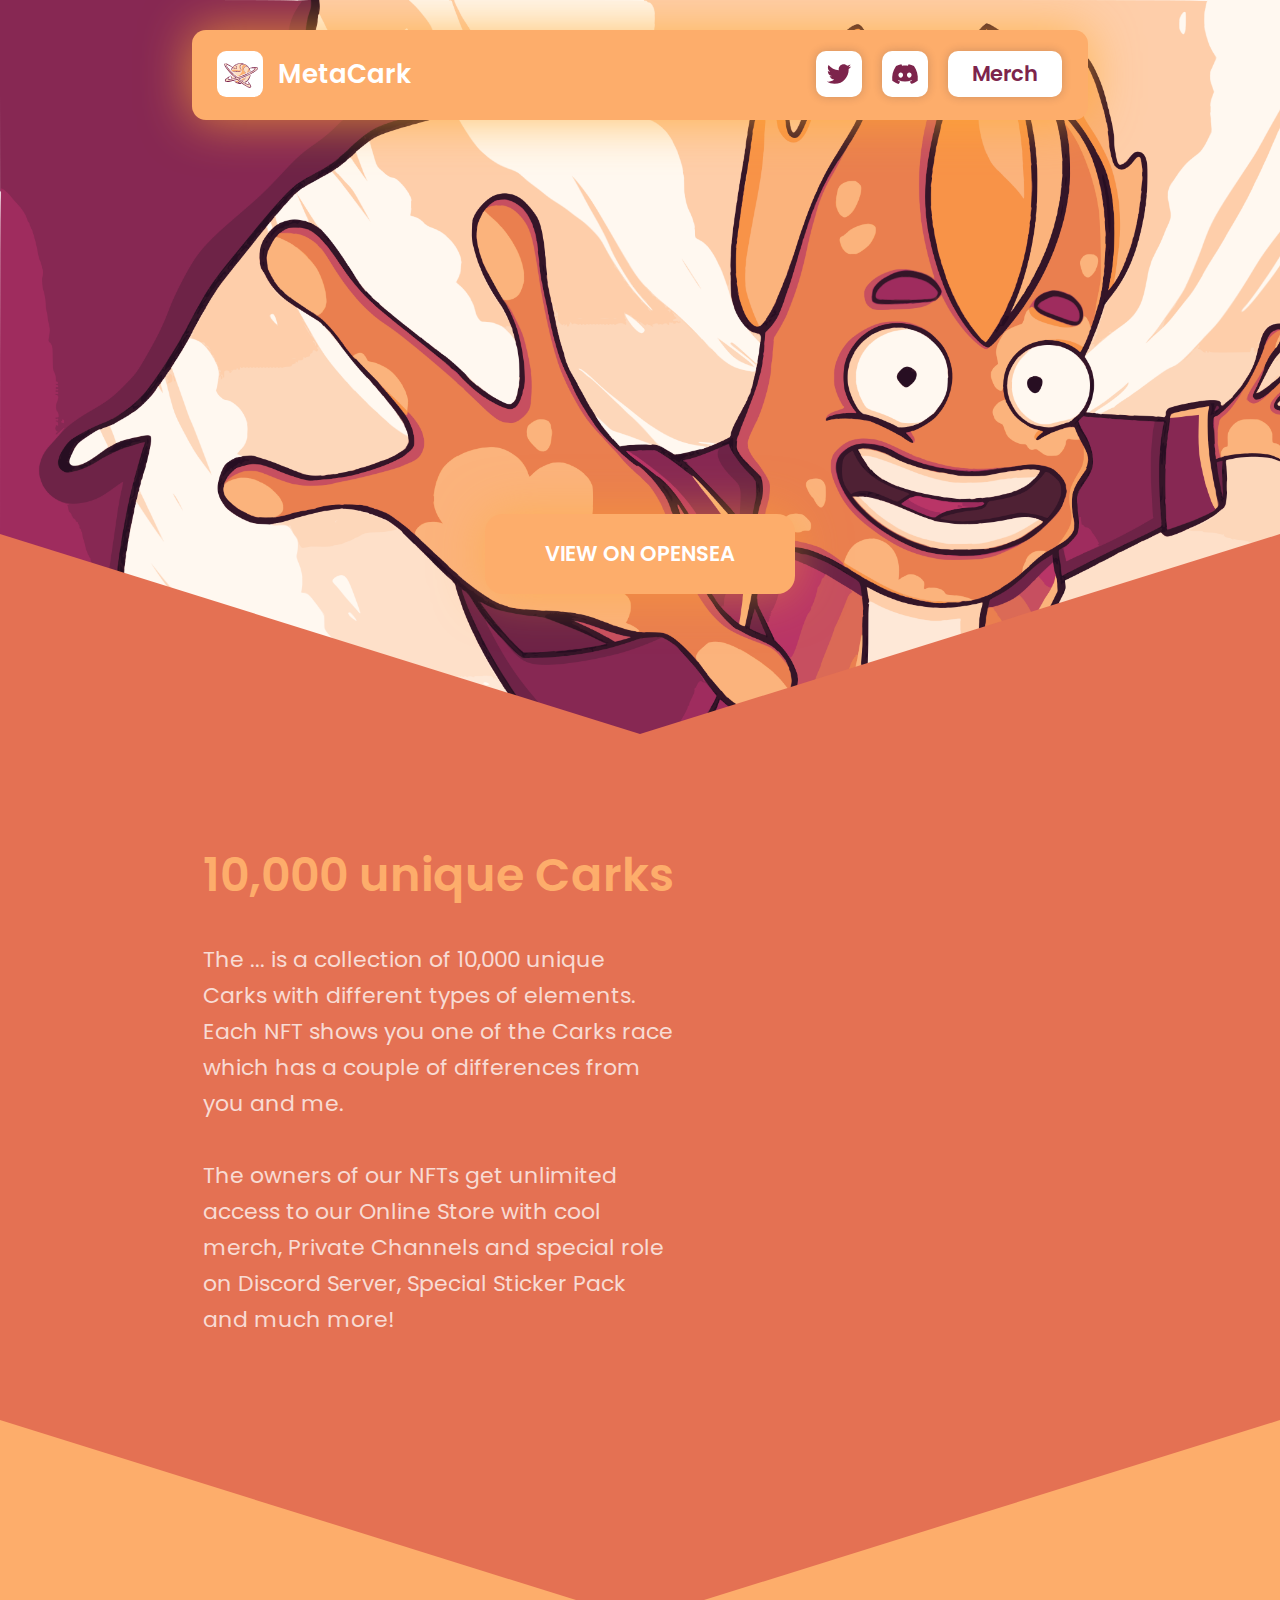
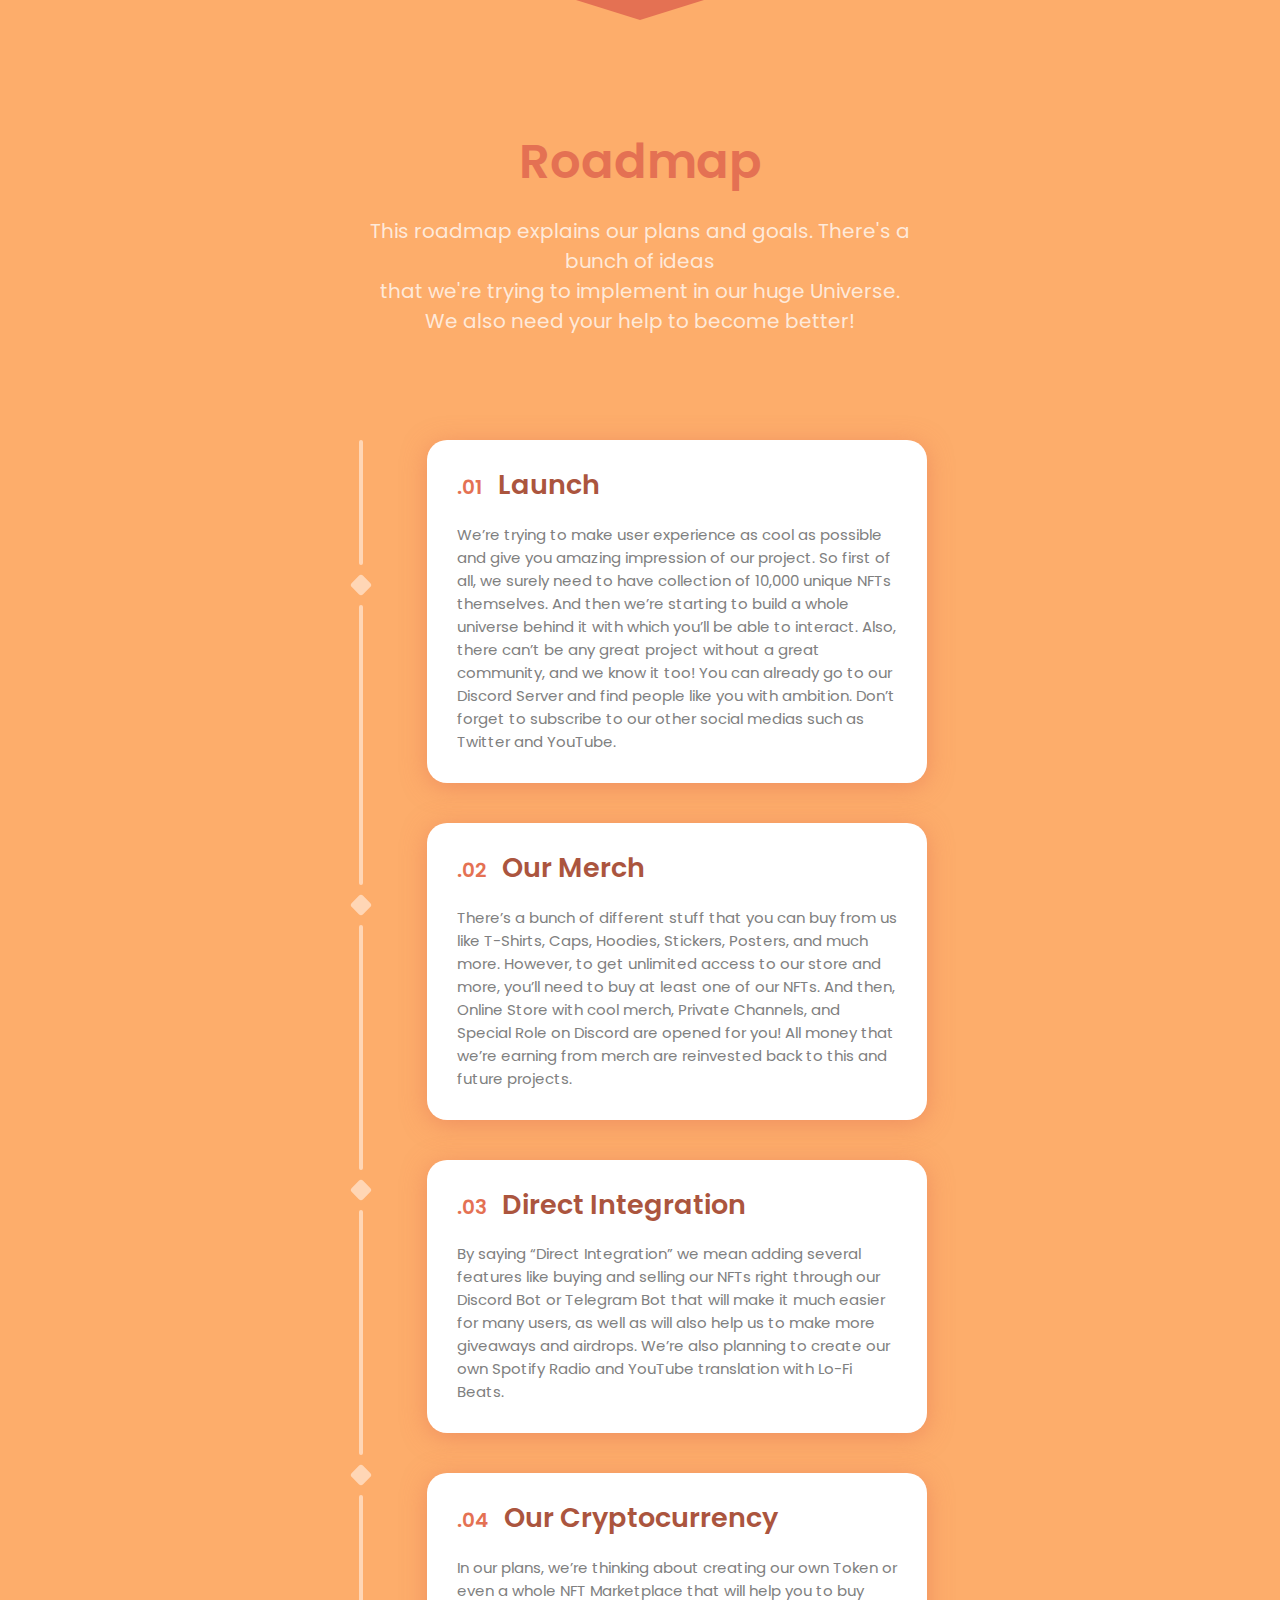
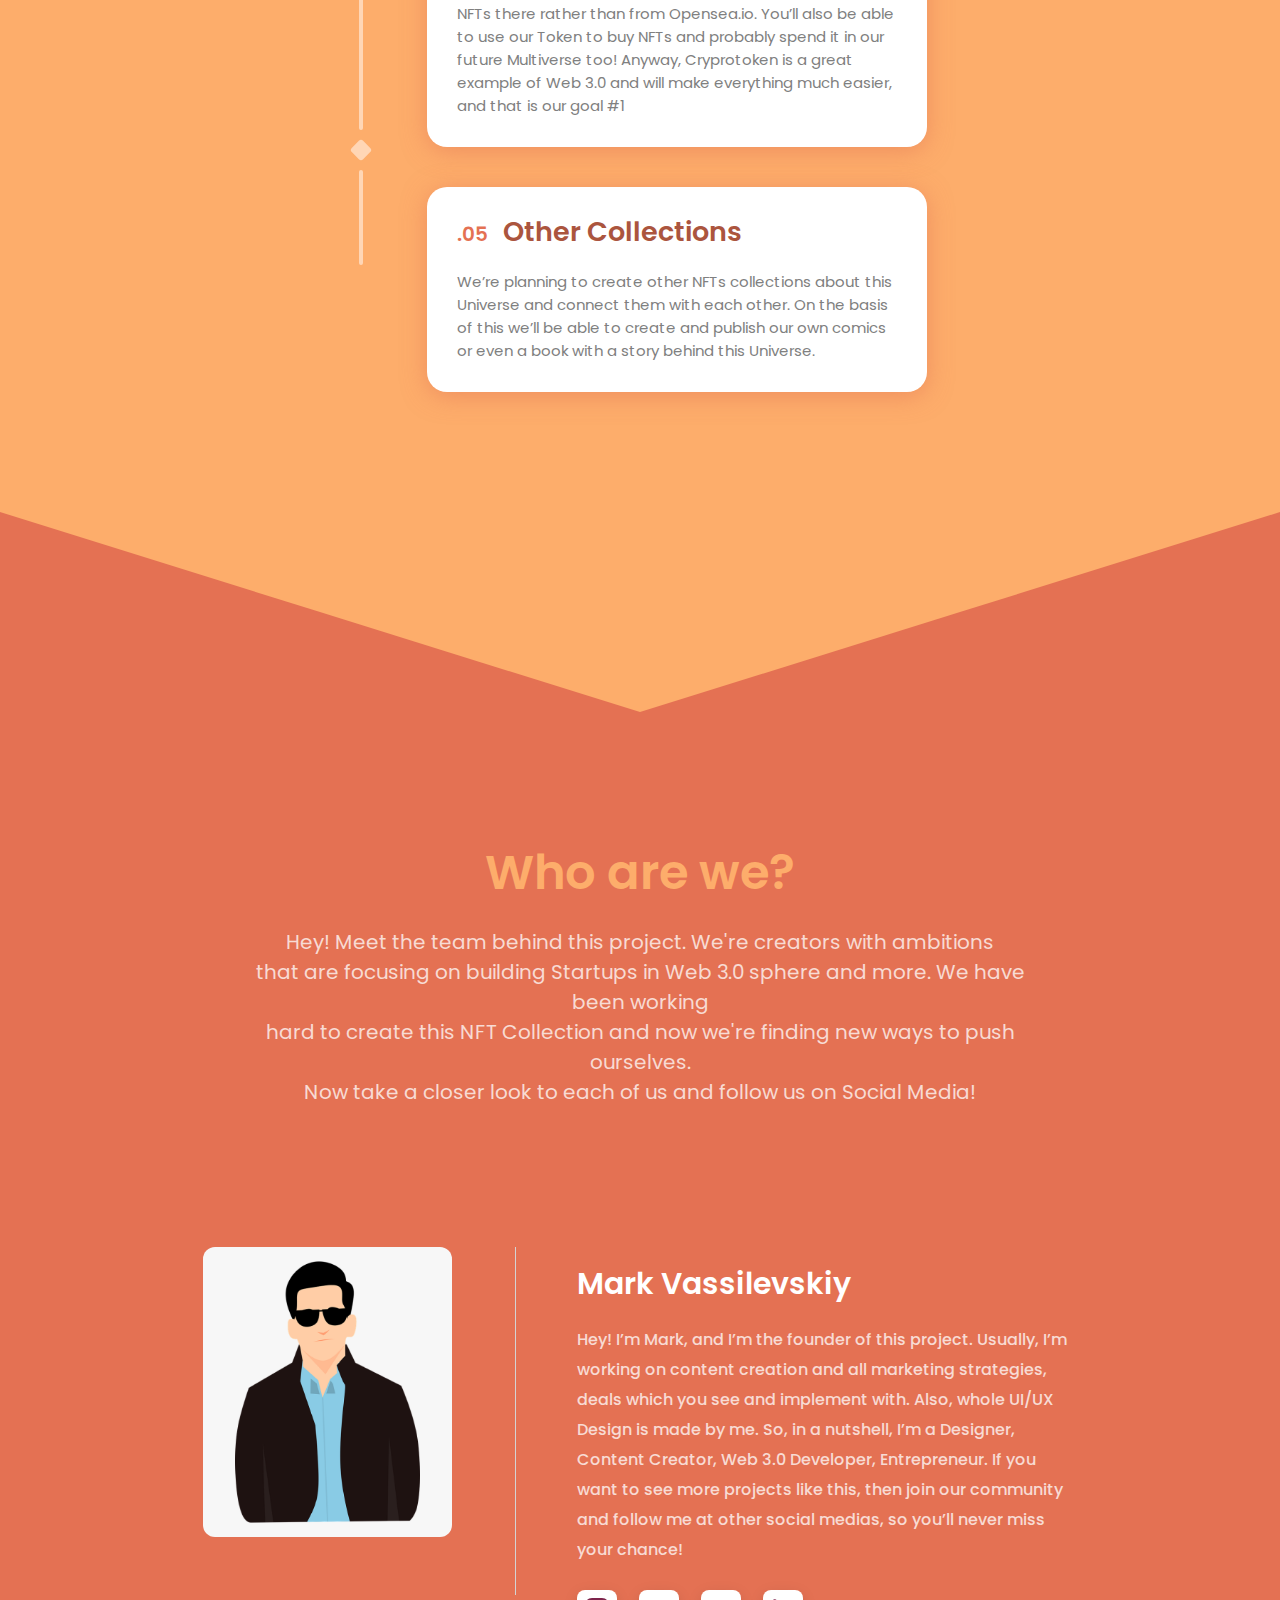
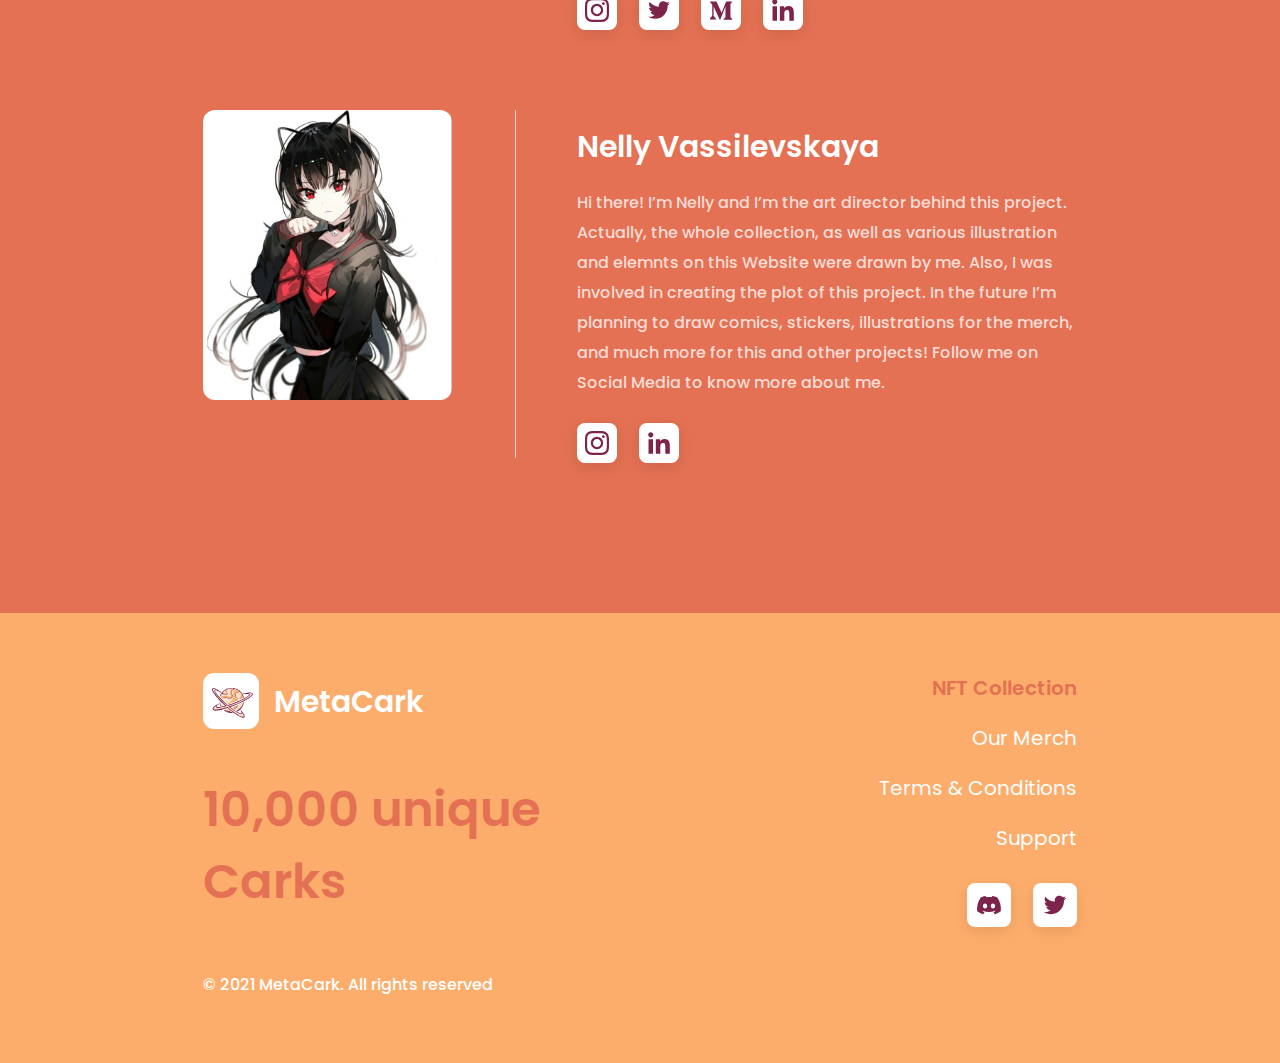
<file: index.html>
<!DOCTYPE html>
<html lang="en">
    <head>
        <meta charset="utf-8">

        <title>MetaCark</title>
        <link rel="icon" href="favicon.ico">

        <link rel="stylesheet" href="css/styles.css">
        <link rel="stylesheet" href="css/materialize.css">
    </head>
    <body>
        <section>
            <div class="container">
                <div class="row navbar">
                    <div class="col l4 s12">
                        <img class="navbar-icon" src="assets/icon.svg">
                        <h1 class="navbar-title">MetaCark</h1>
                    </div>
                    <div class="col l8 hide-on-small-and-down">
                        <div class="navbar-button-merch">
                            <p>Merch</p>
                        </div>
                        <div class="navbar-button-discord" onclick="window.open('https://discord.gg/vRgHbM9rZj');">
                            <img src="assets/discord.svg">
                        </div> 
                        <div class="navbar-button-twitter" onclick="window.open('https://twitter.com/MetaCark');">
                            <img src="assets/twitter.svg">
                        </div> 
                    </div>
                </div>
    
                <div class="row">
                    <div class="col s12">
                        <div class="wrap">
                            <button class="home-button">VIEW ON OPENSEA</button>
                          </div>
                        <!--<div class="home-button-view">
                            <p>VIEW ON OPENSEA</p>
                        </div>-->
                    </div>
                </div>
            </div>
        </section>

        <section>
            <div class="info-background-top"></div>
            <div class="info-background">
                <div class="container">
                    <div class="row info">
                        <div class="col l7 s12">
                            <h2 class="info-title">10,000 unique Carks</h2>
                            <p class="info-description">The ... is a collection of 10,000 unique Carks 
                                with different types of elements.
                                Each NFT shows 
                                you one of the Carks race which has a couple 
                                of differences from you and me.<br><br>
                                
                                The owners of our NFTs get unlimited access to
                                our Online Store with cool merch, Private Channels
                                and special role on Discord Server, Special Sticker 
                                Pack and much more!</p>
                        </div>
                        <div class="col l5 s12">
                            <img id="info-picture" class="info-icon" src="assets/info-icon.png">
                        </div>
                    </div>
                </div>
            </div>
            <div class="info-background-bottom"></div>
        </section>

        <section>
            <div class="roadmap-background">
                <div class="container">
                    <div class="row roadmap">
                        <div class="col s12">
                            <h2 class="roadmap-title">Roadmap</h2>
                            <p class="roadmap-description">This roadmap explains our plans and goals. There's a bunch of ideas<br> that we're trying to implement in our huge Universe.<br>We also need your help to become better!</p>
                        </div>
                    </div>
                    <div class="row">
                        <div class="col l2"></div>
                        <div class="col l1">
                            <div class="roadmap-line" style="height:125px;"><div id="roadmap-line-1" class="roadmap-line-background"></div></div>
                            <div class="roadmap-point"><div id="roadmap-point-1" class="roadmap-point-background"></div></div>
                            <div class="roadmap-line" style="height:280px;"><div id="roadmap-line-2" class="roadmap-line-background"></div></div>
                            <div class="roadmap-point"><div id="roadmap-point-2" class="roadmap-point-background"></div></div>
                            <div class="roadmap-line" style="height:245px;"><div id="roadmap-line-3" class="roadmap-line-background"></div></div>
                            <div class="roadmap-point"><div id="roadmap-point-3" class="roadmap-point-background"></div></div>
                            <div class="roadmap-line" style="height:245px;"><div id="roadmap-line-4" class="roadmap-line-background"></div></div>
                            <div class="roadmap-point"><div id="roadmap-point-4" class="roadmap-point-background"></div></div>
                            <div class="roadmap-line" style="height:235px;"><div id="roadmap-line-5" class="roadmap-line-background"></div></div>
                            <div class="roadmap-point"><div id="roadmap-point-5" class="roadmap-point-background"></div></div>
                            <div class="roadmap-line" style="height:95px;"><div id="roadmap-line-6" class="roadmap-line-background"></div></div>
                        </div>
                        <div class="col l7 m10 s10">
                            <div class="roadmap-case">
                                <h6><span>.01&nbsp;&nbsp;&nbsp;</span>Launch</h6>
                                <p>We’re trying to make user experience as cool as possible and 
                                    give you amazing impression of our project. So first of all, we
                                    surely need to have collection of 10,000 unique NFTs themselves. 
                                    And then we’re starting to build a whole universe behind it with
                                    which you’ll be able to interact. Also, there can’t be any great 
                                    project without a great community, and we know it too! You can
                                    already go to our Discord Server and find people like you with 
                                    ambition. Don’t forget to subscribe to our other social medias
                                    such as Twitter and YouTube.</p>
                            </div>

                            <div class="roadmap-case">
                                <h6><span>.02&nbsp;&nbsp;&nbsp;</span>Our Merch</h6>
                                <p>There’s a bunch of different stuff that you can buy from us like
                                    T-Shirts, Caps, Hoodies, Stickers, Posters, and much more. 
                                    However, to get unlimited access to our store and more, you’ll 
                                    need to buy at least one of our NFTs. And then, Online Store 
                                    with cool merch, Private Channels, and Special Role on Discord 
                                    are opened for you! All money that we’re earning from merch 
                                    are reinvested back to this and future projects.</p>
                            </div>

                            <div class="roadmap-case">
                                <h6><span>.03&nbsp;&nbsp;&nbsp;</span>Direct Integration</h6>
                                <p>By saying “Direct Integration” we mean adding several features
                                    like buying and selling our NFTs right through our Discord Bot 
                                    or Telegram Bot that will make it much easier for many users,
                                    as well as will also help us to make more giveaways and 
                                    airdrops. We’re also planning to create our own Spotify Radio
                                    and YouTube translation with Lo-Fi Beats.</p>
                            </div>

                            <div class="roadmap-case">
                                <h6><span>.04&nbsp;&nbsp;&nbsp;</span>Our Cryptocurrency</h6>
                                <p>In our plans, we’re thinking about creating our own Token or 
                                    even a whole NFT Marketplace that will help you to buy NFTs 
                                    there rather than from Opensea.io. You’ll also be able to use 
                                    our Token to buy NFTs and probably spend it in our future 
                                    Multiverse too! Anyway, Cryprotoken is a great example of 
                                    Web 3.0 and will make everything much easier, and that is 
                                    our goal #1</p>
                            </div>

                            <div class="roadmap-case">
                                <h6><span>.05&nbsp;&nbsp;&nbsp;</span>Other Collections</h6>
                                <p>We’re planning to create other NFTs collections about this 
                                    Universe and connect them with each other. On the basis
                                    of this we’ll be able to create and publish our own comics or 
                                    even a book with a story behind this Universe.</p>
                            </div>
                        </div>
                        <div class="col l2"></div>
                    </div>
                </div>
            </div>
            <div class="roadmap-background-bottom"></div>
        </section>

        <section>
            <div class="team-background">
                <div class="container">
                    <div class="row team">
                        <div class="col s12">
                            <h2 class="team-title">Who are we?</h2>
                            <p class="team-description">Hey! Meet the team behind this project. We're creators with ambitions<br>
                                that are focusing on building Startups in Web 3.0 sphere and more. We have been working<br>
                                hard to create this NFT Collection and now we're finding new ways to push ourselves.
                                <br>Now take a closer look to each of us and follow us on Social Media!</p>
                        </div>
                    </div>
                    <div class="row" style="margin-bottom:80px;">
                        <div class="col l4 s12">
                            <img class="team-img" src="assets/mark.png">
                        </div>
                        <div class="col l1 hide-on-med-and-down">
                            <div class="team-line"></div>
                        </div>
                        <div class="col l7 s12">
                            <h6 class="team-author">Mark Vassilevskiy</h6>
                            <p class="team-bio">Hey! I’m Mark, and I’m the founder of this project. Usually, I’m working 
                                on content creation and all marketing strategies, deals which you see and 
                                implement with. Also, whole UI/UX Design is made by me. So, in a nutshell, 
                                I’m a Designer, Content Creator, Web 3.0 Developer, Entrepreneur. If you 
                                want to see more projects like this, then join our community and follow me 
                                at other social medias, so you’ll never miss your chance!</p>
                            <div class="team-social"><img src="assets/instagram.svg"></div>
                            <div class="team-social" style="margin-left: 22px;"><img class="twitter" src="assets/twitter.svg"></div>
                            <div class="team-social" style="margin-left: 22px;"><img class="medium" src="assets/medium.svg"></div>
                            <div class="team-social" style="margin-left: 22px;"><img class="linkedin" src="assets/linkedin.svg"></div>
                        </div>
                    </div>

                    <div class="row">
                        <div class="col l4 s12">
                            <img class="team-img" src="assets/nelly.png">
                        </div>
                        <div class="col l1 hide-on-med-and-down">
                            <div class="team-line"></div>
                        </div>
                        <div class="col l7 s12">
                            <h6 class="team-author">Nelly Vassilevskaya</h6>
                            <p class="team-bio">Hi there! I’m Nelly and I’m the art director behind this project. Actually, the 
                                whole collection, as well as various illustration and elemnts on this Website 
                                were drawn by me. Also, I was involved in creating the plot of this project. 
                                In the future I’m planning to draw comics, stickers, illustrations for the merch, 
                                and much more for this and other projects! Follow me on Social Media to know 
                                more about me.</p>
                            <div class="team-social"><img src="assets/instagram.svg"></div>
                            <div class="team-social" style="margin-left: 22px;"><img class="linkedin" src="assets/linkedin.svg"></div>
                        </div>
                    </div>
                </div>
            </div>
        </section>

        <section>
            <div class="footer-background">
                <div class="container">
                    <div class="row footer">
                        <div class="col l6 m12 s12">
                            <img class="footer-icon" src="assets/icon.svg">
                            <p class="footer-title">MetaCark</p>
                            <p class="footer-tagline">10,000 unique Carks</p>
                            <p class="footer-copyright">© 2021 MetaCark. All rights reserved</p>                          
                        </div>

                        <div class="col l6 m12 s12">
                            <p class="footer-nft">NFT Collection</p>
                            <p class="footer-merch">Our Merch</p>
                            <p class="footer-terms">Terms & Conditions</p>
                            <p class="footer-support">Support</p>
                            <div class="footer-social" style="margin-left: 22px;" onclick="window.open('https://twitter.com/MetaCark');"><img class="twitter" src="assets/twitter.svg"></div>
                            <div class="footer-social" style="margin-left: 22px;" onclick="window.open('https://discord.gg/vRgHbM9rZj');"><img class="discord" src="assets/discord.svg"></div>
                        </div>
                    </div>
                </div>
            </div>
        </section>

        <script src="https://code.jquery.com/jquery-3.5.0.js"></script>
        <script src="js/animations.js"></script>
        
    </body>
</html>
</file>
<file: css/styles.css>
@import url('https://fonts.googleapis.com/css2?family=Poppins:ital,wght@0,300;0,400;0,600;1,500&display=swap');

body {
    background-image: url('../assets/wallpaper.png');
    background-size: cover;
    background-repeat: no-repeat;
    background-attachment: fixed;
}

.navbar {
    width: 100%;
    height: 90px;
    background: #FDAD6B;
    box-shadow: 0px 0px 50px rgba(255, 172, 48, 0.75);
    border-radius: 14px;
    margin-top: 30px;
    position: relative;
}

.navbar-icon {
    width: 46px;
    height: 46px;
    float: left;
    margin-top: 21px;
    margin-left: 14px;
    margin-right: 15px;
}

.navbar-title {
    font-family: 'Poppins', sans-serif;
    color: #fff;
    font-weight: 600;
    font-size: 26px;
    margin: 0;
    padding-top: 30px;
}

.navbar-button-twitter {
    width: 46px;
    height: 46px;
    background: #fff;
    border-radius: 10px;
    box-shadow: 0px 0px 10px rgba(28, 30, 49, 0.20);
    position: relative;
    float: right;
    margin-top: 21px;
    margin-right: 20px;
    cursor: pointer;
}

.navbar-button-twitter:hover {
    transform: translateY(-5%);
    box-shadow: 0px 0px 10px rgba(28, 30, 49, 0.40);
}

.navbar-button-twitter img {
    width: 28px;
    height: 28px;
    position: absolute;
    top: 50%;
    left: 51%;
    transform: translate(-50%, -50%);
}

.navbar-button-medium {
    width: 46px;
    height: 46px;
    background: #fff;
    border-radius: 10px;
    box-shadow: 0px 0px 10px rgba(28, 30, 49, 0.20);
    position: relative;
    float: right;
    margin-top: 21px;
    margin-right: 20px;
    cursor: pointer;
}

.navbar-button-medium img {
    width: 24px;
    height: 24px;
    position: absolute;
    top: 49%;
    left: 50%;
    transform: translate(-50%, -50%);
}

.navbar-button-discord {
    width: 46px;
    height: 46px;
    background: #fff;
    border-radius: 10px;
    box-shadow: 0px 0px 10px rgba(28, 30, 49, 0.20);
    position: relative;
    float: right;
    margin-top: 21px;
    margin-right: 20px;
    transition: 0.1s;
    cursor: pointer;
}

.navbar-button-discord:hover {
    transform: translateY(-5%);
    box-shadow: 0px 0px 10px rgba(28, 30, 49, 0.40);
}

.navbar-button-discord img {
    width: 28px;
    height: 28px;
    position: absolute;
    top: 49%;
    left: 50%;
    transform: translate(-50%, -50%);
}

.navbar-button-merch {
    width: 114px;
    height: 46px;
    background: #fff;
    border-radius: 10px;
    box-shadow: 0px 0px 10px rgba(28, 30, 49, 0.20);
    position: relative;
    float: right;
    margin-top: 21px;
    margin-right: 15px;
    background-size: cover;
    background-repeat: no-repeat;
    cursor: pointer;
}

.navbar-button-merch:hover {
    transform: translateY(-5%);
    box-shadow: 0px 0px 10px rgba(28, 30, 49, 0.40);
}

.navbar-button-merch p {
    font-family: 'Poppins', sans-serif;
    font-size: 21px;
    font-weight: 600;
    color: #7D244C;
    text-align: center;
    margin-top: 7px;
    user-select: none;
}

.wrap {
    height: 100%;
    display: flex;
    align-items: center;
    justify-content: center;
}
  
.home-button {
    min-width: 310px;
    min-height: 80px;
    font-family: 'Poppins', sans-serif;
    font-size: 21px;
    text-transform: uppercase;
    font-weight: 600;
    color: #fff;
    background: #FDAD6B;
    border: none;
    border-radius: 18px;
    box-shadow: 0px 0px 50px rgba(255, 172, 48, 0.5);
    transition: all 0.3s ease-in-out 0s;
    cursor: pointer;
    outline: none;
    position: relative;
    padding: 10px;
    margin-top: 374px;
    margin-bottom: 0px;
}
  
button::before {
    content: '';
    border-radius: 1000px;
    border: none;
    position: absolute;
    top: 50%;
    left: 50%;
    transform: translate(-50%, -50%);
    opacity: 0;
    transition: all .3s ease-in-out 0s;
}
  
.home-button:hover, .home-button:focus {
    background: #FDAD6B;
    color: #fff;
    transform: translateY(-8px);
    box-shadow: 0px 0px 60px rgba(255, 172, 48, 1);
}
  
button:hover::before, button:focus::before {
    background: #FDAD6B;
    opacity: 1;
}
  
button::after {
    content: '';
    width: 30px; height: 30px;
    border-radius: 100%;
    border: 5px solid #FDAD6B;
    position: absolute;
    z-index: -1;
    top: 50%;
    left: 50%;
    transform: translate(-50%, -50%);
    animation: ring 1.5s infinite;
}
  
button:hover::after, button:focus::after {
    animation: none;
    display: none;
}
  
@keyframes ring {
    0% {
      width: 30px;
      height: 30px;
      opacity: 1;
    }
    100% {
      width: 300px;
      height: 300px;
      opacity: 0;
    }
}


.home-button-view {
    width: 270px;
    height: 70px;
    background: #FDAD6B;
    box-shadow: 0px 0px 30px #8367BD;
    border-radius: 14px;
    position: relative;
    margin-top: 380px;
    margin-bottom: 0px;
    cursor: pointer;
    user-select: none;
}

.home-button-view p {
    width: 200px;
    font-family: 'Poppins', sans-serif;
    color: #fff;
    font-weight: 600;
    font-size: 18px;
    margin: 0;
    text-align: center;
    position: absolute;
    top: 50%;
    left: 50%;
    transform: translate(-50%, -50%);
}

.info-background-top {
    width: 0;
    height: 0;
    border-style: solid;
    border-width: 200px 759.5px 0 759.5px;
    border-color: transparent #E47153 transparent #E47153;
    margin-top: -80px;
}

.info-background {
    background: #E47153;
}

.info {
    padding-top: 70px;
    margin-bottom: 0;
    padding-bottom: 60px;
}

.info-icon {
    width: 100%;
    opacity: 0;
}

.info-title {
    font-family: 'Poppins', sans-serif;
    color: #FDAD6B;
    font-size: 46px;
    font-weight: 600;
    padding-top: 10px;
    padding-bottom: 20px;
}

.info-description {
    font-family: 'Poppins', sans-serif;
    font-weight: 400;
    color: rgba(255, 255, 255, 0.75);
    font-size: 22px;
    line-height: 36px;
    padding-right: 30px;
}

.info-background-bottom {
    width: 0;
    height: 0;
    border-style: solid;
    border-width: 200px 759.5px 0 759.5px;
    border-color: #E47153 #FDAD6B transparent #FDAD6B;
    margin-top: -20px;
}

.roadmap-background {
    background: #FDAD6B;
    padding-bottom: 80px;
}

.roadmap {
    height: 400px;
    padding-top: 80px;
    padding-bottom: 20px;
}

.roadmap-title {
    font-family: 'Poppins', sans-serif;
    font-size: 48px;
    font-weight: 600;
    text-align: center;
    color: #E47153;
    padding-bottom: 6px;
}

.roadmap-description {
    font-family: 'Poppins', sans-serif;
    font-size: 20px;
    font-weight: 400;
    line-height: 30px;
    text-align: center;
    color: rgba(255, 255, 255, 0.75);
    padding-left: 150px;
    padding-right: 150px;
}

.roadmap-line {
    width: 4px;
    background: #FFD6B5;
    border-radius: 4px;
    margin-left: 6px;
    position: relative;
}

.roadmap-line-background {
    width: 4px;
    height: 0%;
    background: #E47153;
    border-radius: 4px;
}

.roadmap-point {
    width: 16px;
    height: 16px;
    background: #FFD6B5;
    border-radius: 3px;
    transform: rotate(-45deg);
    margin-top: 12px;
    margin-bottom: 12px;
    position: relative;
}

.roadmap-point-background {
    width: 16px;
    height: 16px;
    background: #E47153;
    border-radius: 3px;
    opacity: 0;
}

.roadmap-case {
    background: #fff;
    box-shadow: 0px 4px 25px rgba(228, 113, 83, 0.5);
    border-radius: 20px;
    padding-top: 30px;
    padding-left: 30px;
    padding-right: 30px;
    padding-bottom: 30px;
    margin-bottom: 40px;
}

.roadmap-case h6 {
    font-family: 'Poppins', sans-serif;
    font-weight: 600;
    font-size: 27px;
    color: #AB553E;
    margin-top: 0;
    margin-bottom: 20px;
}

.roadmap-case h6 span {
    color: #E47153;
    font-size: 20px;
}

.roadmap-case p {
    font-family: 'Poppins', sans-serif;
    line-height: 23px;
    color: #808080;
    margin: 0;
}

.roadmap-background-bottom {
    width: 0;
    height: 0;
    border-style: solid;
    border-width: 200px 759.5px 0 759.5px;
    border-color: #FDAD6B #E47153 transparent #E47153;
    margin-top: -20px;
}

.team-background {
    background: #E47153;
    padding-bottom: 140px;
}

.team {
    padding-top: 100px;
    padding-bottom: 100px;
}

.team-title {
    font-family: 'Poppins', sans-serif;
    font-size: 48px;
    font-weight: 600;
    text-align: center;
    color: #FDAD6B;
    padding-bottom: 6px;
}

.team-description {
    font-family: 'Poppins', sans-serif;
    font-size: 20px;
    font-weight: 400;
    line-height: 30px;
    text-align: center;
    color: rgba(255, 255, 255, 0.75);
    padding-left: 50px;
    padding-right: 50px;
}

.team-img {
    width: 90%;
    height: 90%;
    border-radius: 12px;
}

.team-line {
    width: 1px;
    height: 348px;
    background: lightgray;
    margin-left: 25%;
}

.team-author {
    font-family: 'Poppins', sans-serif;
    font-weight: 600;
    font-size: 30px;
    color: #fff;
    margin-top: 20px;
    margin-bottom: 25px;
}

.team-bio {
    font-family: 'Poppins', sans-serif;
    font-weight: 500;
    font-size: 16px;
    line-height: 30px;
    color: rgba(255, 255, 255, 0.75);
    margin-top: 0;
    margin-bottom: 25px;
}

.team-social {
    width: 40px;
    height: 40px;
    background: #fff;
    box-shadow: 0px 4px 15px rgba(0, 0, 0, 0.1);
    border-radius: 8px;
    position: relative;
    float: left;
    cursor: pointer;
}

.team-social:hover {
    transform: translateY(-5%);
    box-shadow: 0px 0px 10px rgba(28, 30, 49, 0.40);
}

.team-social img {
    width: 24px;
    height: 24px;
    position: absolute;
    top: 50%;
    left: 50%;
    transform: translate(-50%, -50%);
}

.team-social .twitter {
    width: 25px;
    height: 25px;
    position: absolute;
    top: 50%;
    left: 50%;
    transform: translate(-50%, -50%);
}

.team-social .medium {
    width: 23px;
    height: 23px;
    position: absolute;
    top: 50%;
    left: 50%;
    transform: translate(-50%, -50%);
}

.team-social .linkedin {
    width: 22px;
    height: 22px;
    position: absolute;
    top: 49%;
    left: 50%;
    transform: translate(-50%, -50%);
}

.footer-button-opensea {
    width: 90%;
    height: 70px;
    background: #fff;
    box-shadow: 0px 4px 25px rgba(0, 0, 0, 0.15);
    border-radius: 18px;
    margin-left: 5%;
    margin-top: 120px;
    transition: 0.2s;
    cursor: pointer;
}

.footer-button-opensea:hover {
    box-shadow: 0px 0px 40px rgba(255, 172, 48, 0.5);
}

.footer-button-opensea p {
    font-family: 'Poppins', sans-serif;
    font-weight: 600;
    font-size: 22px;
    color: #FDAD6B;
    text-align: center;
    padding-top: 18px;
}

.footer-button-community {
    width: 100%;
    height: 70px;
    background: #fff;
    box-shadow: 0px 4px 25px rgba(0, 0, 0, 0.15);
    border-radius: 18px;
    margin-top: 120px;
    transition: 0.2s;
    cursor: pointer;
}

.footer-button-community:hover {
    box-shadow: 0px 0px 40px rgba(255, 172, 48, 0.5);
}

.footer-button-community p {
    font-family: 'Poppins', sans-serif;
    font-weight: 600;
    font-size: 22px;
    color: #FDAD6B;
    text-align: center;
    padding-top: 18px;
    cursor: pointer;
}

.footer-button-merch {
    width: 90%;
    height: 70px;
    background: #fff;
    box-shadow: 0px 4px 25px rgba(0, 0, 0, 0.15);
    border-radius: 18px;
    margin-top: 120px;
    margin-left: 5%;
    transition: 0.2s;
    cursor: pointer;
}

.footer-button-merch:hover {
    box-shadow: 0px 0px 40px rgba(255, 172, 48, 0.5);
}

.footer-button-merch p {
    font-family: 'Poppins', sans-serif;
    font-weight: 600;
    font-size: 22px;
    color: #FDAD6B;
    text-align: center;
    padding-top: 18px;
}

.footer-background {
    background: #FDAD6B;
    margin-top: -10px;
    margin-bottom: -20px;
}

.footer {
    padding-top: 60px;
    padding-bottom: 50px;
}

.footer-icon {
    width: 56px;
    height: 56px;
    float: left;
    margin-right: 15px;
}

.footer-title {
    font-family: 'Poppins', sans-serif;
    color: #fff;
    font-weight: 600;
    font-size: 30px;
    margin: 0;
    padding-top: 6px;
}

.footer-tagline {
    font-family: 'Poppins', sans-serif;
    color: #E47153;
    font-weight: 600;
    font-size: 48px;
    margin-top: 50px;
}

.footer-copyright {
    font-family: 'Poppins', sans-serif;
    color: #fff;
    font-weight: 500;
    font-size: 16px;
    margin-top: 55px;
}

.footer-nft {
    font-family: 'Poppins', sans-serif;
    font-weight: 600;
    font-size: 20px;
    text-align: right;
    color: #E47153;
    margin-top: 0;
    cursor: pointer;
}

.footer-nft:hover {
    text-decoration: underline;
}

.footer-merch {
    font-family: 'Poppins', sans-serif;
    font-size: 20px;
    text-align: right;
    color: #fff;
    margin-top: 0;
    cursor: pointer;
}

.footer-merch:hover {
    text-decoration: underline;
}

.footer-terms {
    font-family: 'Poppins', sans-serif;
    font-size: 20px;
    text-align: right;
    color: #fff;
    margin-top: 0;
    cursor: pointer;
}

.footer-terms:hover {
    text-decoration: underline;
}

.footer-social {
    width: 44px;
    height: 44px;
    background: #fff;
    box-shadow: 0px 4px 15px rgba(0, 0, 0, 0.1);
    border-radius: 8px;
    float: right;
    position: relative;
    margin-top: 10px;
    cursor: pointer;
}

.footer-social:hover {
    box-shadow: 0px 4px 15px rgba(0, 0, 0, 0.2);
    transform: translateY(-5%);
}

.footer-social img {
    width: 26px;
    height: 26px;
    position: absolute;
    top: 50%;
    left: 50%;
    transform: translate(-50%, -50%);
}

.footer-support {
    font-family: 'Poppins', sans-serif;
    font-size: 20px;
    text-align: right;
    color: #fff;
    margin-top: 0;
    cursor: pointer;
}

.footer-support:hover {
    text-decoration: underline;
}

@media only screen and (min-width: 1700px) {
    .navbar {
        width: 100%;
        height: 100px;
        background: #FDAD6B;
        box-shadow: 0px 0px 50px rgba(255, 172, 48, 0.75);
        border-radius: 16px;
        margin-top: 30px;
        position: relative;
    }
    
    .navbar-icon {
        width: 50px;
        height: 50px;
        float: left;
        margin-top: 23.5px;
        margin-left: 16px;
        margin-right: 16px;
    }
    
    .navbar-title {
        font-size: 29px;
        margin: 0;
        padding-top: 32.8px;
    }

    .navbar-button-twitter {
        width: 50px;
        height: 50px;
        border-radius: 11px;
        margin-top: 23.5px;
        margin-right: 22px;
    }

    .navbar-button-discord {
        width: 50px;
        height: 50px;
        border-radius: 11px;
        margin-top: 23.5px;
        margin-right: 22px;
    }

    .navbar-button-merch {
        width: 126px;
        height: 50px;
        border-radius: 11px;
        margin-top: 23.5px;
        margin-right: 16px;
    }

    .navbar-button-merch p {
        font-size: 23px;
        margin-top: 8px;
    }

    .home-button {
        min-width: 336px;
        min-height: 88px;
        font-family: 'Poppins', sans-serif;
        font-size: 23px;
        text-transform: uppercase;
        border-radius: 19px;
        box-shadow: 0px 0px 50px rgba(255, 172, 48, 0.5);
        transition: all 0.3s ease-in-out 0s;
        cursor: pointer;
        outline: none;
        position: relative;
        padding: 10px;
        margin-top: 440px;
        margin-bottom: 0px;
    }

    .info-title {
        font-size: 49px;
        padding-top: 30px;
        padding-bottom: 20px;
    }
    
    .info-description {
        font-size: 25px;
        line-height: 36px;
        padding-right: 30px;
    }

    .info-background-bottom {
        width: 0;
        height: 0;
        border-style: solid;
        border-width: 200px 844px 0 844px;
        border-color: #E47153 #FDAD6B transparent #FDAD6B;
        margin-top: -20px;
    }

    .roadmap-background-bottom {
        width: 0;
        height: 0;
        border-style: solid;
        border-width: 200px 844px 0 844px;
        border-color: #FDAD6B #E47153 transparent #E47153;
        margin-top: -20px;
    }

    .roadmap-title {
        font-size: 50px;
        padding-bottom: 8px;
    }
    
    .roadmap-description {
        font-size: 22px;
        line-height: 32px;
    }

    .roadmap-case {
        border-radius: 20px;
        padding-top: 35px;
        padding-left: 35px;
        padding-right: 35px;
        padding-bottom: 35px;
        margin-bottom: 47px;
    }

    .roadmap-case h6 {
        font-size: 29px;
    }

    .roadmap-case h6 span {
        font-size: 21px;
    }
    
    .roadmap-case p {
        font-size: 17px;
        line-height: 26px;
    }

    .team-title {
        font-size: 50px;
        padding-bottom: 8px;
    }
    
    .team-description {
        font-size: 22px;
        line-height: 32px;
    }

    .team-author {
        font-size: 34px;
        color: #fff;
        margin-top: 20px;
        margin-bottom: 25px;
    }
    
    .team-bio {
        font-size: 20px;
        line-height: 30px;
        color: rgba(255, 255, 255, 0.75);
        margin-top: 0;
        margin-bottom: 25px;
    }

    .team-social {
        width: 44px;
        height: 44px;
        background: #fff;
        box-shadow: 0px 4px 15px rgba(0, 0, 0, 0.1);
        border-radius: 9px;
        position: relative;
        float: left;
        cursor: pointer;
    }

    .team-social img {
        width: 26px;
        height: 26px;
    }

    .team-line {
        height: 389.6px;
    }

    .footer-button-opensea {
        width: 90%;
        height: 76px;
        border-radius: 20px;
        margin-top: 130px;
    }
    
    .footer-button-opensea p {
        font-size: 24px;
        padding-top: 20px;
    }
    
    .footer-button-community {
        width: 100%;
        height: 76px;
        border-radius: 20px;
        margin-top: 130px;
    }
    
    .footer-button-community p {
        font-size: 24px;
        padding-top: 20px;
    }
    
    .footer-button-merch {
        width: 90%;
        height: 76px;
        border-radius: 20px;
        margin-top: 130px;
    }
    
    .footer-button-merch p {
        font-size: 24px;
        padding-top: 20px;
    }

    .footer-background {
        background: #FDAD6B;
        margin-top: 0px;
        margin-bottom: -20px;
    }
}

@media only screen and (min-width: 1800px) {
    .navbar {
        width: 100%;
        height: 110px;
        border-radius: 17px;
        margin-top: 34px;
    }
    
    .navbar-icon {
        width: 55px;
        height: 55px;
        float: left;
        margin-top: 26px;
        margin-left: 18px;
        margin-right: 18px;
    }
    
    .navbar-title {
        font-size: 31px;
        margin: 0;
        padding-top: 36px;
    }

    .navbar-button-twitter {
        width: 55px;
        height: 55px;
        border-radius: 11px;
        margin-top: 26px;
        margin-right: 22px;
    }

    .navbar-button-twitter img {
        width: 34px;
        height: 34px;
        position: absolute;
        top: 50%;
        left: 51%;
        transform: translate(-50%, -50%);
    }

    .navbar-button-discord {
        width: 55px;
        height: 55px;
        border-radius: 11px;
        margin-top: 26px;
        margin-right: 22px;
    }

    .navbar-button-discord img {
        width: 34px;
        height: 34px;
        position: absolute;
        top: 49%;
        left: 50%;
        transform: translate(-50%, -50%);
    }

    .navbar-button-merch {
        width: 134px;
        height: 55px;
        border-radius: 11px;
        margin-top: 26px;
        margin-right: 18px;
    }

    .navbar-button-merch p {
        font-size: 25px;
        margin-top: 8px;
    }

    .home-button {
        min-width: 370px;
        min-height: 96px;
        font-family: 'Poppins', sans-serif;
        font-size: 25px;
        text-transform: uppercase;
        border-radius: 20px;
        box-shadow: 0px 0px 50px rgba(255, 172, 48, 0.5);
        transition: all 0.3s ease-in-out 0s;
        cursor: pointer;
        outline: none;
        position: relative;
        padding: 10px;
        margin-top: 520px;
        margin-bottom: 0px;
    }

    .info-title {
        font-size: 52px;
        padding-top: 50px;
        padding-bottom: 20px;
    }
    
    .info-description {
        font-size: 28px;
        line-height: 36px;
        padding-right: 30px;
    }

    .info-background-bottom {
        width: 0;
        height: 0;
        border-style: solid;
        border-width: 200px 949.5px 0 949.5px;
        border-color: #E47153 #FDAD6B transparent #FDAD6B;
        margin-top: -20px;
    }

    .roadmap-title {
        font-size: 52px;
        padding-bottom: 10px;
    }
    
    .roadmap-description {
        font-size: 24px;
        line-height: 34px;
    }

    .roadmap-line {
        width: 5px;
        border-radius: 4px;
        margin-left: 6px;
    }
    
    .roadmap-line-background {
        width: 5px;
        height: 0%;
        border-radius: 4px;
    }
    
    .roadmap-point {
        width: 18px;
        height: 18px;
        border-radius: 3px;
        transform: rotate(-45deg);
        margin-top: 20px;
        margin-bottom: 20px;
    }
    
    .roadmap-point-background {
        width: 18px;
        height: 18px;
        border-radius: 3px;
    }

    .roadmap-case h6 {
        font-size: 31px;
    }

    .roadmap-case h6 span {
        font-size: 22px;
    }
    
    .roadmap-case p {
        font-size: 18px;
        line-height: 26px;
    }

    .roadmap-background-bottom {
        width: 0;
        height: 0;
        border-style: solid;
        border-width: 200px 949.5px 0 949.5px;
        border-color: #FDAD6B #E47153 transparent #E47153;
        margin-top: -20px;
    }

    .team-title {
        font-size: 52px;
        padding-bottom: 10px;
    }
    
    .team-description {
        font-size: 24px;
        line-height: 34px;
    }

    .team-author {
        font-family: 'Poppins', sans-serif;
        font-weight: 600;
        font-size: 36px;
        color: #fff;
        margin-top: 20px;
        margin-bottom: 25px;
    }
    
    .team-bio {
        font-size: 22px;
        line-height: 33px;
        color: rgba(255, 255, 255, 0.75);
        margin-top: 0;
        margin-bottom: 25px;
    }

    .team-social {
        width: 48px;
        height: 48px;
        background: #fff;
        box-shadow: 0px 4px 15px rgba(0, 0, 0, 0.1);
        border-radius: 10px;
        position: relative;
        float: left;
        cursor: pointer;
    }

    .team-social img {
        width: 28px;
        height: 28px;
    }

    .team-line {
        height: 424px;
    }

    .footer-button-opensea {
        width: 90%;
        height: 82px;
        border-radius: 22px;
        margin-top: 130px;
    }
    
    .footer-button-opensea p {
        font-size: 26px;
        padding-top: 21px;
    }
    
    .footer-button-community {
        width: 100%;
        height: 82px;
        border-radius: 22px;
        margin-top: 130px;
    }
    
    .footer-button-community p {
        font-size: 26px;
        padding-top: 21px;
    }
    
    .footer-button-merch {
        width: 90%;
        height: 82px;
        border-radius: 22px;
        margin-top: 130px;
    }
    
    .footer-button-merch p {
        font-size: 26px;
        padding-top: 21px;
    }

    .footer-background {
        background: #FDAD6B;
        margin-top: 0px;
        margin-bottom: -20px;
    }
}
</file>
